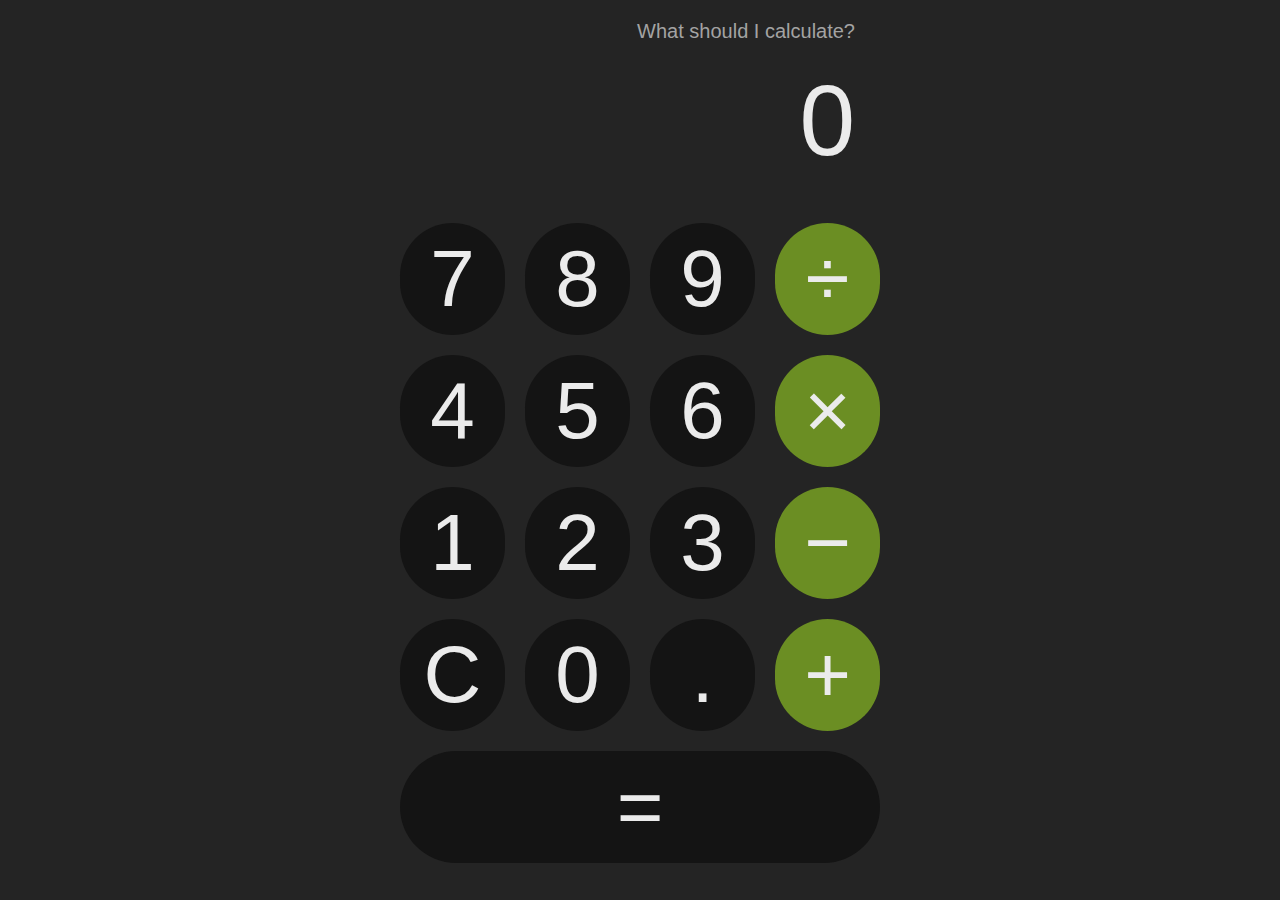
<file: Calc.html>
<!DOCTYPE html>
<html lang="en">
<head>
    <meta charset="UTF-8">
    <meta name="viewport" content="width=device-width, initial-scale=1.0">
    <title>Calculator</title>
    <link rel="stylesheet" href="calcStyle.css">
</head>
<body>
    <div id="calculator">
      <div id="equationDisplay">What should I calculate?</div>
        <div id="display">0</div>
        <div class="row">
          <button onclick="press(7);">7</button>
          <button onclick="press(8);">8</button>
          <button onclick="press(9);">9</button>
          <button id="divide" class="operator" onclick="setOP('/');">÷</button>
        </div>
        <div class="row">
          <button onclick="press(4);">4</button>
          <button onclick="press(5);">5</button>
          <button onclick="press(6);">6</button>
          <button id="multiply" class="operator" onclick="setOP('*');">×</button>
        </div>
        <div class="row">
          <button onclick="press(1);">1</button>
          <button onclick="press(2);">2</button>
          <button onclick="press(3);">3</button>
          <button id="subtract" class="operator" onclick="setOP('-');">−</button>
        </div>
        <div class="row">
          <button onclick="clr();">C</button>
          <button onclick="press(0);">0</button>
          <button onclick="press('.');">.</button>
          <button id="add" class="operator" onclick="setOP('+');">+</button>
        </div>
        <div class="row">
          <button id="equals" onclick="calculate()">=</button>
        </div>
      <div>      
    <script src="calcScript.js"></script>
</body>
</html>
</file>
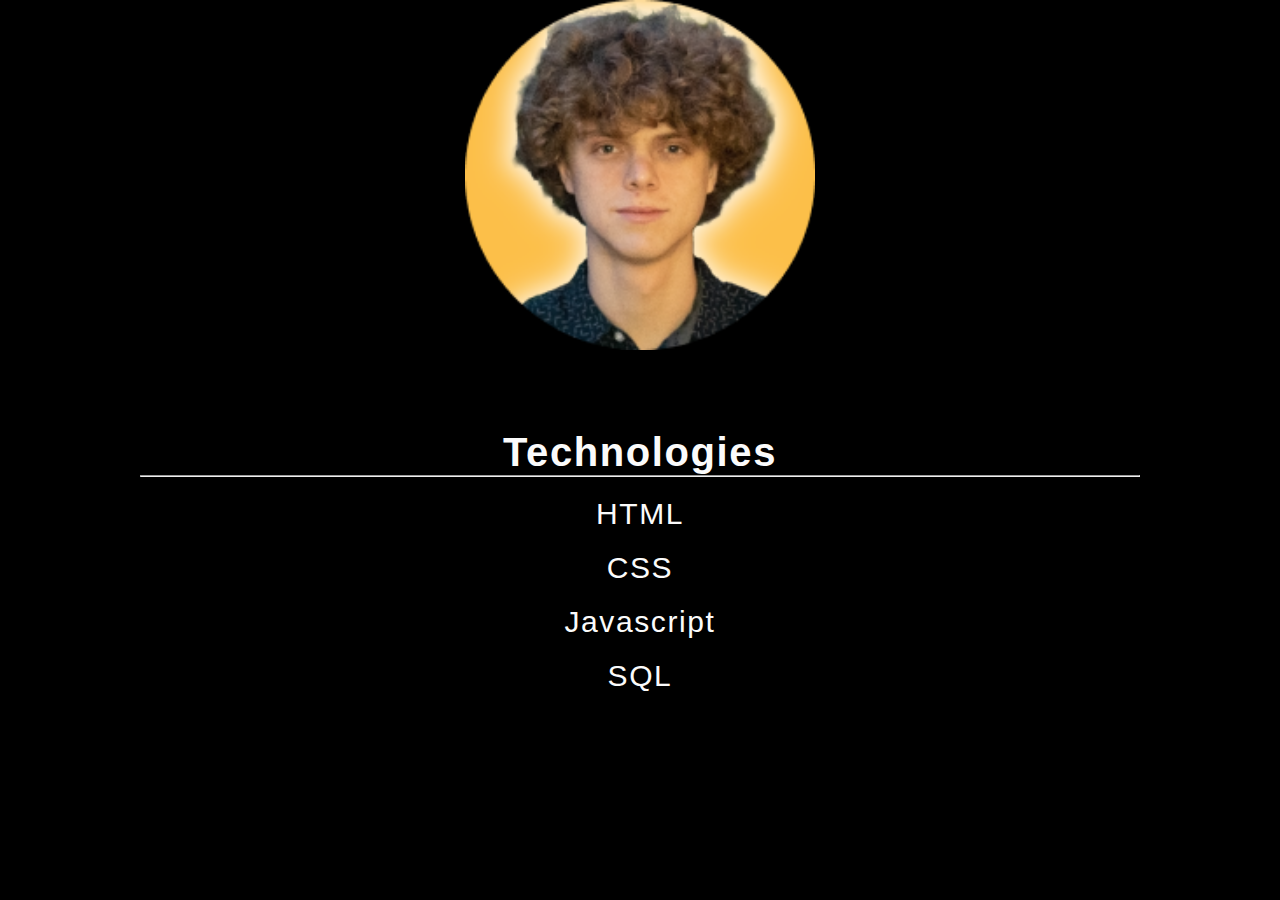
<file: indexAbout.html>
<!DOCTYPE html>
<html lang="en">
<head>
    <meta charset="UTF-8">
    <meta name="viewport" content="width=device-width, initial-scale=1.0">
    <title>Carter Crick - About</title>
    <link rel="stylesheet" href="style.css">
    <link rel="apple-touch-icon" sizes="180x180" href="./apple-touch-icon.png">
    <link rel="icon" type="image/png" sizes="32x32" href="./favicon-32x32.png">
    <link rel="icon" type="image/png" sizes="16x16" href="./favicon-32x32.png">
    <link rel="manifest" href="./site.webmanifest">
</head>
<body>
    <a href="index.html"><img src="./ccpfp.png" alt="Headshot of Carter Crick" class="pfp" id="ccpfp"></a>
    <div id="overview">
    <h3>Technologies</h3>
    <hr>
    <p class="technology">HTML</p>
    <p class="technology">CSS</p>
    <p class="technology">Javascript</p>
    <p class="technology">SQL</p>
    </div>
    <div id="overview2">
        <h3>Technologies</h3>
        <hr>
        <p class="technology">HTML</p>
        <p class="technology">CSS</p>
        <p class="technology">Javascript</p>
        <p class="technology">SQL</p>
        </div>
    <div class="Learn more box">

    </div>
</body>
</html>
</file>
<file: calcStyle.css>
* {
    margin: 0px;
    padding: 0px;
    font-family: sans-serif
}

body {
    background-color:rgb(36, 36, 36);
    display: flex;
    justify-content: center;
    align-items: center;
}

#calculator {
    margin: 0px;
    width: 500px;
}

#equationDisplay {
    font-size: 20px;
    color: rgb(163, 163, 163);
    text-align: right;
    margin: 20px 35px
}

#display {
    height: 150px;
    font-size: 100px;
    color: rgb(235, 235, 235);
    text-align: right;
    margin-right: 35px;
}

.row {
    display: flex;
    justify-content: center;
    align-items: center;
    width: 100%;
}

button {
flex: 1;
height: 112px;
width: 112px;
border-radius: 1000px;
margin: 10px;
font-size: 80px;
font-weight: 100;
background-color: rgb(20, 20, 20);
color: rgb(235, 235, 235);
border: none !important;
}

button.pressed {
    background-color: rgb(62, 112, 28) !important;
}

.operator {
    background-color: olivedrab;
    border: 1px solid transparent;
}

#equals {
    width: 100%;
}
</file>
<file: style.css>
* {
    padding: 0px;
    margin: 0px;
    color: #FBFBFB;
    font-family: sans-serif;
}

html {
    overflow: hidden;
    background: #000;
}

body {
    width: 100%;
    margin: 0 auto;
    -ms-overflow-style: none;
    scrollbar-width: none;
}

body::-webkit-scrollbar {
    display: none;
}

.section {
    background: linear-gradient(360deg, #0F0F0F 0%, #000 100%);
    width: 100%;
    min-height: 100vh;
}


.pfp {
    margin: 0 auto;
    display: flex;
    justify-content: center;
    padding-top: 20px;
    height: 150px;
    width: 150px;
}

h1 {
    text-align: center;
    font-size: 45px;
    margin-top: 15px;
    font-weight: 300;
}

#overview {
    display: none;
    margin: 0 auto;
    width: 80%;
    text-align: center;
    font-size: 15px;
    font-weight: 500;
    letter-spacing: 1.6px;
    margin-bottom: 15px;
    margin-top: 20px;
}

h3 {
    text-align: center;
    font-size: 40px;
    margin-top: 80px;
}

.technology {
    font-size: 30px;
    margin: 20px 10px;
}

header {
    height: 100%;
}

#overview2 {
    display: none;
}

.headerBody {
    height: 80%;
}

.headerBtns {
    height: 100%;
    display: flex;
    flex-direction: column;
    justify-content: center;
}

.contactBtns {
    display: flex;
    justify-content: space-around;
    align-items: center;
    padding: 14px;
    grid-area: contact;
    height: 30%;
}

.contactBtn > img {
    margin-bottom: 15px;
}

.contactBtn {
    width: 65px;
    text-align: center;
    font-size: 19px;
    text-align: center;
}

.contactTxt {
    width: 65px;
    margin: 0 auto;
    text-align: center;
}

.bigCTA {
   display: flex;
   justify-content: center;
   grid-area: cta;
   margin-top: 40px;
   height: 30%;
}

#seeMyWorkBtn {
    width: 300px;
    height: 81px;
    border-radius: 50px;
    background: linear-gradient(180deg, #00C0FF 0%, #62E1FB 100%);
    box-shadow: 0px 4px 4px 0px rgba(0, 0, 0, 0.25);
    text-align: center;
    text-decoration: none;
    text-shadow: 0px 2px 10px 0px rgba(0, 0, 0, 0.38);
    font-size: 40px;
}

.pfpAndTitle {
    display: flex;
    align-items: center;
    font-size: 12px;
    font-weight: 300;
    position: fixed;
    left: 7%; 
    top: 5%; 
    width: 100%;
    z-index: 1000;
}

#pfpSmall {
    width: 64px;
    height: 64px;
    margin-right: 10px;
}

.crslBtns {
    display: none;
}

.contentCtrls {
    display: none;
    position: fixed;
    right: 20px;
    top: 40%;
    width: 100px;
    z-index: 1000;
    text-align: center;
}

.contentCtrlsTxt {
    margin-bottom: 40px;
}

.contentPlaceholder {
    height: 100%;
    margin: 0 auto;
    overflow: hidden;
}

.contentPlaceholder > video {
    height: 100%;
    margin: 0 auto;
    scale: (3.9);
}

.portfolioCategories {
    display: flex;
    justify-content: space-evenly;
    vertical-align: middle;
    align-items: center;
    position: fixed;
    bottom: 4%; 
    width: 100%;
    z-index: 1000;
}

.category {
    width: 100px;
    display: flex;
    flex-direction: column;
    align-items: center;
}

.category > img {
margin: 0px 15px;
}

.categoryTxt {
    text-align: center;
}

.hidden {
    display: none;
}

@media screen and (min-height: 650px) {
    body {
        width: 100%;
        margin: 0 auto;
        -ms-overflow-style: none;
        scrollbar-width: none;
    }
    
    body::-webkit-scrollbar {
        display: none;
    }
    
    .section {
        background: linear-gradient(360deg, #0F0F0F 0%, #000 100%);
        width: 100%;
        height: 100vh;
    }
    
    .pfp {
        margin: 0 auto;
        display: flex;
        justify-content: center;
        padding-top: 20px;
        height: 150px;
    }
    
    h1 {
        text-align: center;
        font-size: 45px;
        margin-top: 15px;
        font-weight: 300;
    }
    
    #overview {
        display: block;
        margin: 0 auto;
        width: 80%;
        text-align: center;
        font-size: 15px;
        font-weight: 500;
        letter-spacing: 1.6px;
        margin-bottom: 15px;
        margin-top: 20px;
    }
    
    #overview2 {
        display: none;
    }
    
    .contactBtns {
        display: flex;
        justify-content: space-around;
        align-items: center;
        padding: 38px 14px;
    }
    
    .contactBtn > img {
        margin-bottom: 15px;
    }
    
    .contactBtn {
        width: 65px;
        text-align: center;
        font-size: 19px;
        text-align: center;
    }
    
    .contactTxt {
        width: 65px;
        margin: 0 auto;
        text-align: center;
    }
    
    .bigCTA {
       display: flex;
       justify-content: center;
       margin-top: 0px;
       grid-area: cta;
    }
    
    #seeMyWorkBtn {
        width: 300px;
        height: 81px;
        border-radius: 50px;
        background: linear-gradient(180deg, #00C0FF 0%, #62E1FB 100%);
        box-shadow: 0px 4px 4px 0px rgba(0, 0, 0, 0.25);
        text-align: center;
        text-decoration: none;
        text-shadow: 0px 2px 10px 0px rgba(0, 0, 0, 0.38);
        font-size: 40px;
    }
    
    .pfpAndTitle {
        display: flex;
        align-items: center;
        font-size: 12px;
        font-weight: 300;
        position: fixed;
        left: 7%; 
        top: 5%; 
        width: 100%;
        z-index: 1000;
    }
    
    #pfpSmall {
        width: 64px;
        height: 64px;
        margin-right: 10px;
    }
    
    .contentCtrls {
        display: block;
        position: fixed;
        right: 20px; 
        width: 100px;
        z-index: 1000;
        text-align: center;
    }
    
    .contentCtrlsTxt {
        margin-bottom: 40px;
    }
    
    .contentPlaceholder {
        height: 100%;
        margin: 0 auto;
        overflow: hidden;
    }
    
    .contentPlaceholder > video {
        height: 100%;
        margin: 0 auto;
        scale: (3.9);
    }
    
    .portfolioCategories {
        display: flex;
        justify-content: space-evenly;
        vertical-align: middle;
        align-items: center;
        position: fixed;
        bottom: 4%; 
        width: 100%;
        z-index: 1000;
    }
    
    .category {
        width: 100px;
        display: flex;
        flex-direction: column;
        align-items: center;
    }
    
    .category > img {
    margin: 0px 15px;
    }
    
    .categoryTxt {
        text-align: center;
    }
    
    .hidden {
        display: none;
    }
}

@media screen and (min-width: 768px) and (min-height: 917px) {
    html {
        overflow: hidden;
    }
    
    body {
        width: 100%;
        margin: 0 auto;
        -ms-overflow-style: none;
        scrollbar-width: none;
    }
    
    body::-webkit-scrollbar {
        display: none;
    }
    
    .section {
        background: linear-gradient(360deg, #0F0F0F 0%, #000 100%);
        width: 100%;
        height: 100vh;
    }
    
    .pfp {
        display: flex;
        justify-content: center;
        padding-top: 60px;
    }
    
    h1 {
        text-align: center;
        font-size: 90px;
        margin-top: 20px;
        margin-bottom: 70px;
        font-weight: 300;
    }


    #overview {
        margin: 0 auto;
        width: 600px;
        text-align: center;
        font-size: 23px;
        font-weight: 500;
        letter-spacing: 1.6px;
        margin-bottom: 60px;
    }
    
    .contactBtns {
        display: flex;
        justify-content: space-around;
        align-items: center;
        padding: 14px;
    }
    
    .contactBtn > img {
        margin-bottom: 15px;
    }
    
    .contactBtn {
        width: 65px;
        text-align: center;
        font-size: 19px;
        text-align: center;
    }
    
    .contactTxt {
        width: 65px;
        margin: 0 auto;
        text-align: center;
    }
    
    .bigCTA {
       display: flex;
       justify-content: center;
       margin-top: 70px;
       grid-area: cta;
    }
    
    #seeMyWorkBtn {
        width: 300px;
        height: 81px;
        border-radius: 50px;
        background: linear-gradient(180deg, #00C0FF 0%, #62E1FB 100%);
        box-shadow: 0px 4px 4px 0px rgba(0, 0, 0, 0.25);
        text-align: center;
        text-decoration: none;
        text-shadow: 0px 2px 10px 0px rgba(0, 0, 0, 0.38);
        font-size: 40px;
    }

    .pfpAndTitle {
        display: flex;
        align-items: center;
        font-size: 20px;
        font-weight: 300;
        position: fixed;
        left: 7%; 
        top: 5%; 
        width: 100%;
        z-index: 1000;
    }
    
    #pfpSmall {
        width: 100px;
        height: 100px;
        margin-right: 20px;
    }
    
    .crslBtns {
        display: flex;
        width: 80%;
        margin: 0 auto;
        justify-content: space-between;
        position: fixed;
        left: 10%;
        top: 43%;
    }

    #leftArrow {

    }

    #rightArrow {
        transform: rotate(180deg);
    }
    
    .contentCtrls {
        position: fixed;
        right: 20px; 
        top: 55%; 
        width: 100px;
        z-index: 1000;
        text-align: center;
    }
    
    .contentCtrlsTxt {
        margin-bottom: 40px;
    }
    
    .contentPlaceholder {
        height: 100%;
        margin: 0 auto;
        overflow: hidden;
    }
    
    .contentPlaceholder > video {
        height: 100%;
        margin: 0 auto;
    }
    
    .portfolioCategories {
        display: flex;
        justify-content: space-evenly;
        vertical-align: middle;
        align-items: center;
        position: fixed;
        bottom: 4%; 
        width: 100%;
        z-index: 1000;
    }
    
    .category {
        width: 100px;
        display: flex;
        flex-direction: column;
        align-items: center;
    }
    
    .category > img {
    margin: 0px 15px;
    }
    
    .categoryTxt {
        text-align: center;
    }
    
    .hidden {
        display: none;
    }
}



@media screen and (min-width: 1200px) {
    html {
        overflow: hidden;
    }
    
    body {
        width: 100%;
        margin: 0 auto;
        -ms-overflow-style: none;
        scrollbar-width: none;
    }
    
    body::-webkit-scrollbar {
        display: none;
    }
    
    .section {
        background: linear-gradient(360deg, #0F0F0F 0%, #000 100%);
        width: 100%;
        height: 100vh;
        scroll-snap-align: start;
        display: flex;
        flex-direction: column;
        justify-content: space-evenly;
    }
    
    header {
        display: flex;
        justify-content: center;
        align-items: center;
        max-width: 1020px;
        max-height: 350px;
        margin: 0 auto;
    }

    .headerBody {
        display: flex;
        flex-direction: row;
        align-items: center;
        justify-content: left;
        width: 100%;
    }

    .headerBtns {
        display: flex;
        flex-direction: row;
        align-items: center;
        justify-content: space-between;
    }

    .pfp {
        width: 350px;
        height: 350px;
        padding: 0px;
    }

    .rightSection {
    }

    h1 {
        text-align: left;
        font-size: 120px;
        margin-top: 0px;
        margin-bottom: 0px;
        font-weight: 300;
        width: 100%;
        padding-left: 28px;
    }

    .contactBtns {
        display: flex;
        justify-content: space-around;
        align-items: center;
        padding: 14px;
        width: 50%;
    }

    .overviewCtn {
        order: 4;
    }

    #overview {
        display: none;
    }

    #overview2 {
        display: block;
        margin: 0 auto;
        width: 1000px;
        text-align: center;
        font-size: 35px;
        font-weight: 500;
        letter-spacing: 1.6px;
    }
    
    .contactBtn > img {
        width: 100px;
        height: 100px;
    }
    
    .contactBtn {
        text-align: center;
        font-size: 19px;
        text-align: center;
        margin: 0px 20px;
    }
    
    .contactTxt {
        display: none;
    }
    
    .bigCTA {
       margin-top: 0px;
       margin-left: 30px;
    }
    
    #seeMyWorkBtn {
        width: 300px;
        height: 81px;
        border-radius: 50px;
        background: linear-gradient(180deg, #00C0FF 0%, #62E1FB 100%);
        box-shadow: 0px 4px 4px 0px rgba(0, 0, 0, 0.25);
        text-align: center;
        text-decoration: none;
        text-shadow: 0px 2px 10px 0px rgba(0, 0, 0, 0.38);
        font-size: 40px;
    }
    
    .pfpAndTitle {
        display: flex;
        align-items: center;
        font-size: 20px;
        font-weight: 300;
        position: fixed;
        left: 7%; 
        top: 5%; 
        width: 100%;
        z-index: 1000;
    }
    
    #pfpSmall {
        width: 100px;
        height: 100px;
        margin-right: 20px;
    }
    
    .contentCtrls {
        position: fixed;
        right: 20px; 
        top: 55%; 
        width: 100px;
        z-index: 1000;
        text-align: center;
    }
    
    .contentCtrlsTxt {
        margin-bottom: 40px;
    }
    
    .contentPlaceholder {
        height: 100%;
        width: 100%;
        margin: 0 auto;
        overflow: hidden;
    }
    
    .contentPlaceholder > video {
        height: 100%;
        width: 100%;
        margin: 0 auto;
        transform: scale(0.7);
    }
    
    .portfolioCategories {
        display: flex;
        justify-content: space-evenly;
        vertical-align: middle;
        align-items: center;
        position: fixed;
        bottom: 4%; 
        width: 100%;
        z-index: 1000;
    }
    
    .category {
        width: 100px;
        display: flex;
        flex-direction: column;
        align-items: center;
    }
    
    .category > img {
    margin: 0px 15px;
    }
    
    .categoryTxt {
        text-align: center;
    }
    
    .hidden {
        display: none;
    }
}
</file>
